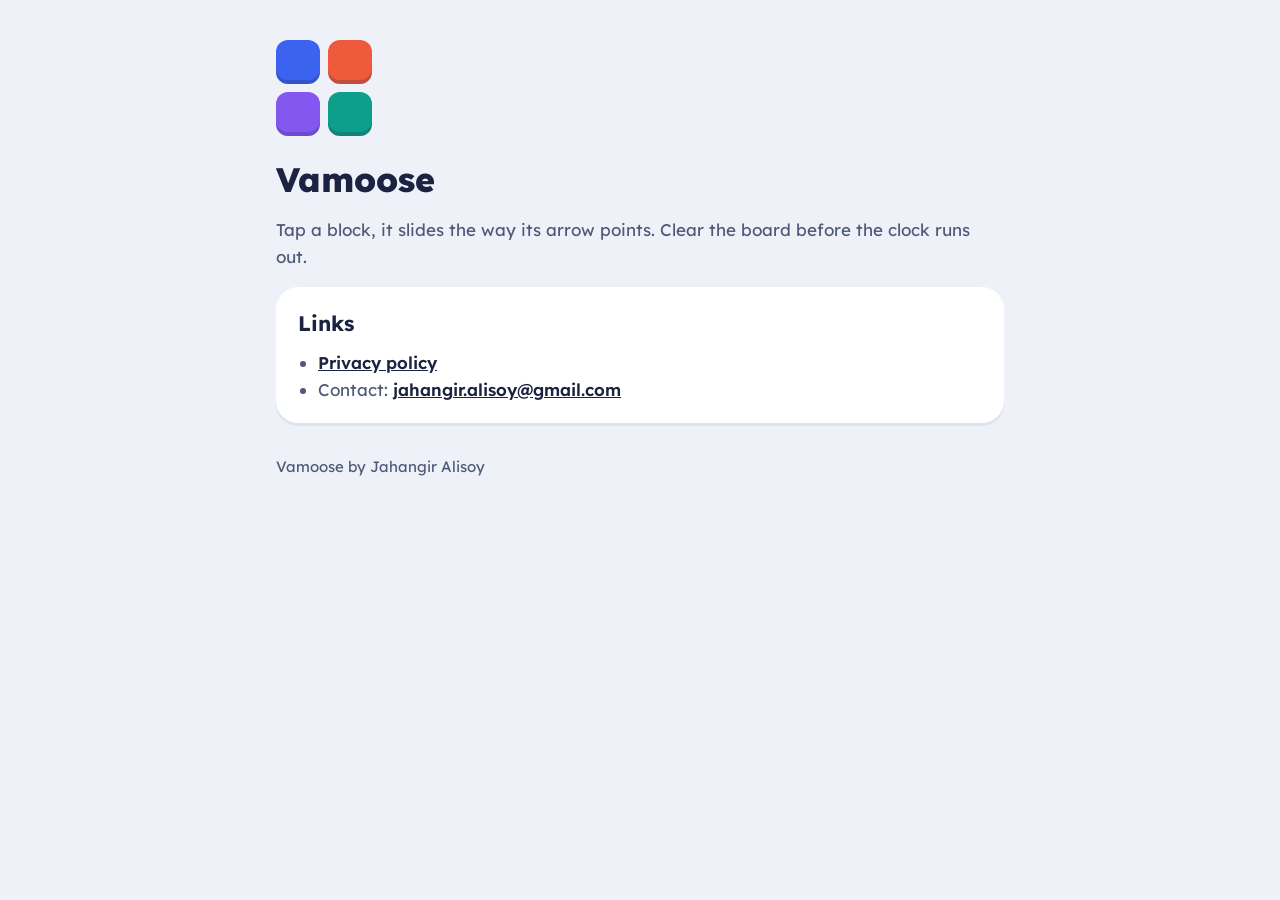
<file: docs/index.html>
<!doctype html>
<html lang="en">
  <head>
    <meta charset="utf-8">
    <meta name="viewport" content="width=device-width, initial-scale=1">
    <title>Vamoose</title>
    <meta name="description" content="Vamoose, the block puzzle against the clock, for Android.">
    <link rel="preconnect" href="https://fonts.googleapis.com">
    <link rel="stylesheet" href="https://fonts.googleapis.com/css2?family=Lexend:wght@400;600;700;800&display=swap">
    <link rel="stylesheet" href="site.css">
  </head>
  <body>
    <main>
      <div class="mark" aria-hidden="true">
        <span class="up"></span><span class="right"></span>
        <span class="left"></span><span class="down"></span>
      </div>
      <h1>Vamoose</h1>
      <p>Tap a block, it slides the way its arrow points. Clear the board before the clock runs out.</p>
      <div class="card">
        <h2>Links</h2>
        <ul>
          <li><a href="privacy/">Privacy policy</a></li>
          <li>Contact: <a href="mailto:jahangir.alisoy@gmail.com">jahangir.alisoy@gmail.com</a></li>
        </ul>
      </div>
      <footer>Vamoose by Jahangir Alisoy</footer>
    </main>
  </body>
</html>
</file>
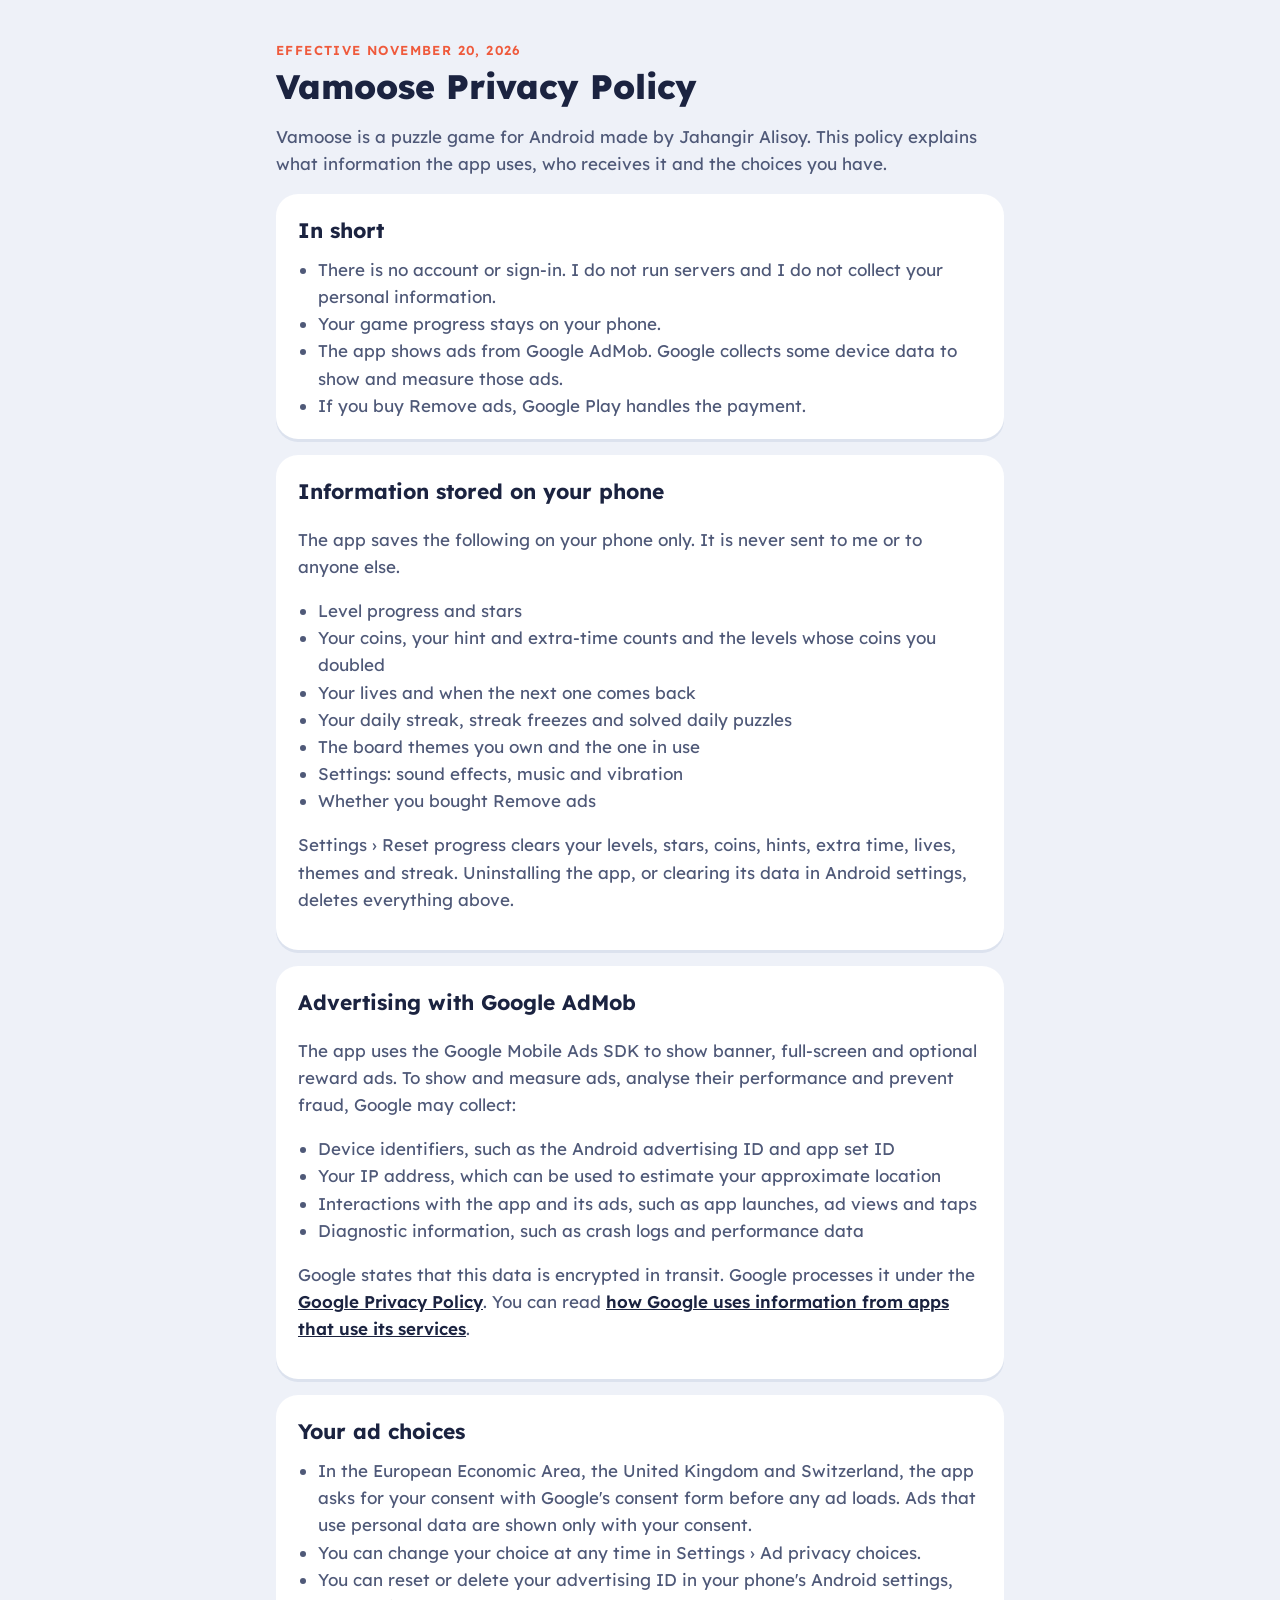
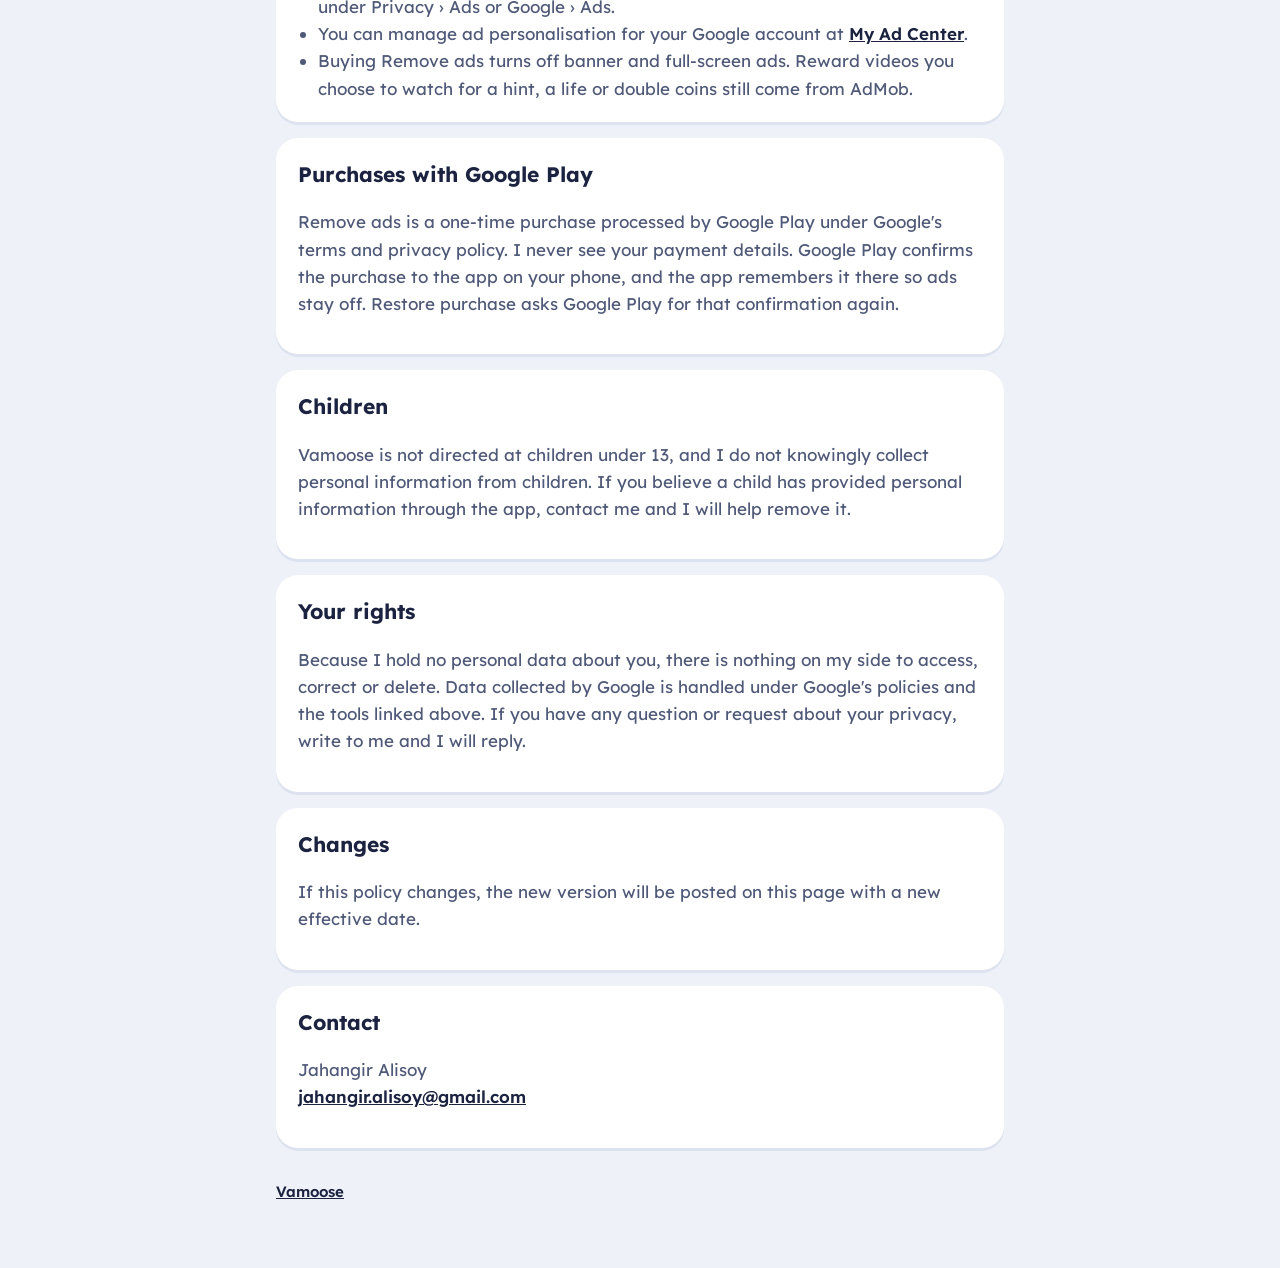
<file: docs/privacy/index.html>
<!doctype html>
<html lang="en">
  <head>
    <meta charset="utf-8">
    <meta name="viewport" content="width=device-width, initial-scale=1">
    <title>Vamoose Privacy Policy</title>
    <meta name="description" content="How the Vamoose puzzle game for Android handles your information.">
    <link rel="preconnect" href="https://fonts.googleapis.com">
    <link rel="stylesheet" href="https://fonts.googleapis.com/css2?family=Lexend:wght@400;600;700;800&display=swap">
    <link rel="stylesheet" href="../site.css">
  </head>
  <body>
    <main>
      <p class="label">Effective November 20, 2026</p>
      <h1>Vamoose Privacy Policy</h1>
      <p>Vamoose is a puzzle game for Android made by Jahangir Alisoy. This policy explains what information the app uses, who receives it and the choices you have.</p>

      <div class="card">
        <h2>In short</h2>
        <ul>
          <li>There is no account or sign-in. I do not run servers and I do not collect your personal information.</li>
          <li>Your game progress stays on your phone.</li>
          <li>The app shows ads from Google AdMob. Google collects some device data to show and measure those ads.</li>
          <li>If you buy Remove ads, Google Play handles the payment.</li>
        </ul>
      </div>

      <div class="card">
        <h2>Information stored on your phone</h2>
        <p>The app saves the following on your phone only. It is never sent to me or to anyone else.</p>
        <ul>
          <li>Level progress and stars</li>
          <li>Your coins, your hint and extra-time counts and the levels whose coins you doubled</li>
          <li>Your lives and when the next one comes back</li>
          <li>Your daily streak, streak freezes and solved daily puzzles</li>
          <li>The board themes you own and the one in use</li>
          <li>Settings: sound effects, music and vibration</li>
          <li>Whether you bought Remove ads</li>
        </ul>
        <p>Settings › Reset progress clears your levels, stars, coins, hints, extra time, lives, themes and streak. Uninstalling the app, or clearing its data in Android settings, deletes everything above.</p>
      </div>

      <div class="card">
        <h2>Advertising with Google AdMob</h2>
        <p>The app uses the Google Mobile Ads SDK to show banner, full-screen and optional reward ads. To show and measure ads, analyse their performance and prevent fraud, Google may collect:</p>
        <ul>
          <li>Device identifiers, such as the Android advertising ID and app set ID</li>
          <li>Your IP address, which can be used to estimate your approximate location</li>
          <li>Interactions with the app and its ads, such as app launches, ad views and taps</li>
          <li>Diagnostic information, such as crash logs and performance data</li>
        </ul>
        <p>Google states that this data is encrypted in transit. Google processes it under the <a href="https://policies.google.com/privacy">Google Privacy Policy</a>. You can read <a href="https://policies.google.com/technologies/partner-sites">how Google uses information from apps that use its services</a>.</p>
      </div>

      <div class="card">
        <h2>Your ad choices</h2>
        <ul>
          <li>In the European Economic Area, the United Kingdom and Switzerland, the app asks for your consent with Google's consent form before any ad loads. Ads that use personal data are shown only with your consent.</li>
          <li>You can change your choice at any time in Settings › Ad privacy choices.</li>
          <li>You can reset or delete your advertising ID in your phone's Android settings, under Privacy › Ads or Google › Ads.</li>
          <li>You can manage ad personalisation for your Google account at <a href="https://myadcenter.google.com">My Ad Center</a>.</li>
          <li>Buying Remove ads turns off banner and full-screen ads. Reward videos you choose to watch for a hint, a life or double coins still come from AdMob.</li>
        </ul>
      </div>

      <div class="card">
        <h2>Purchases with Google Play</h2>
        <p>Remove ads is a one-time purchase processed by Google Play under Google's terms and privacy policy. I never see your payment details. Google Play confirms the purchase to the app on your phone, and the app remembers it there so ads stay off. Restore purchase asks Google Play for that confirmation again.</p>
      </div>

      <div class="card">
        <h2>Children</h2>
        <p>Vamoose is not directed at children under 13, and I do not knowingly collect personal information from children. If you believe a child has provided personal information through the app, contact me and I will help remove it.</p>
      </div>

      <div class="card">
        <h2>Your rights</h2>
        <p>Because I hold no personal data about you, there is nothing on my side to access, correct or delete. Data collected by Google is handled under Google's policies and the tools linked above. If you have any question or request about your privacy, write to me and I will reply.</p>
      </div>

      <div class="card">
        <h2>Changes</h2>
        <p>If this policy changes, the new version will be posted on this page with a new effective date.</p>
      </div>

      <div class="card">
        <h2>Contact</h2>
        <p>Jahangir Alisoy<br><a href="mailto:jahangir.alisoy@gmail.com">jahangir.alisoy@gmail.com</a></p>
      </div>

      <footer><a href="../">Vamoose</a></footer>
    </main>
  </body>
</html>
</file>
<file: docs/site.css>
:root {
  --mist: #eef1f8;
  --white: #ffffff;
  --edge: #dce2ee;
  --ink: #1b2340;
  --slate: #4f5978;
  --right: #ef5a3c;
  --down: #0e9f8a;
}

* {
  box-sizing: border-box;
}

body {
  margin: 0;
  background: var(--mist);
  color: var(--ink);
  font-family: "Lexend", system-ui, -apple-system, "Segoe UI", Roboto, sans-serif;
  font-size: 17px;
  line-height: 1.6;
}

main {
  max-width: 760px;
  margin: 0 auto;
  padding: 40px 16px 64px;
}

h1 {
  font-size: 34px;
  font-weight: 800;
  line-height: 1.15;
  margin: 0 0 8px;
}

h2 {
  font-size: 21px;
  font-weight: 700;
  margin: 0 0 8px;
}

p,
li {
  color: var(--slate);
}

a {
  color: var(--ink);
  font-weight: 600;
}

.label {
  color: var(--right);
  font-size: 13px;
  font-weight: 600;
  letter-spacing: 1.4px;
  text-transform: uppercase;
  margin: 0 0 6px;
}

.card {
  background: var(--white);
  border-radius: 22px;
  box-shadow: 0 3px 0 var(--edge);
  padding: 20px 22px;
  margin: 16px 0;
}

.card ul {
  margin: 8px 0 0;
  padding-left: 20px;
}

.mark {
  display: grid;
  grid-template-columns: repeat(2, 44px);
  gap: 8px;
  margin-bottom: 24px;
}

.mark span {
  height: 44px;
  border-radius: 12px;
  box-shadow: inset 0 -4px 0 rgba(27, 35, 64, 0.22);
}

.up {
  background: #3b63f0;
}

.right {
  background: #ef5a3c;
}

.left {
  background: #8457f0;
}

.down {
  background: #0e9f8a;
}

footer {
  color: var(--slate);
  font-size: 15px;
  margin-top: 32px;
}
</file>
